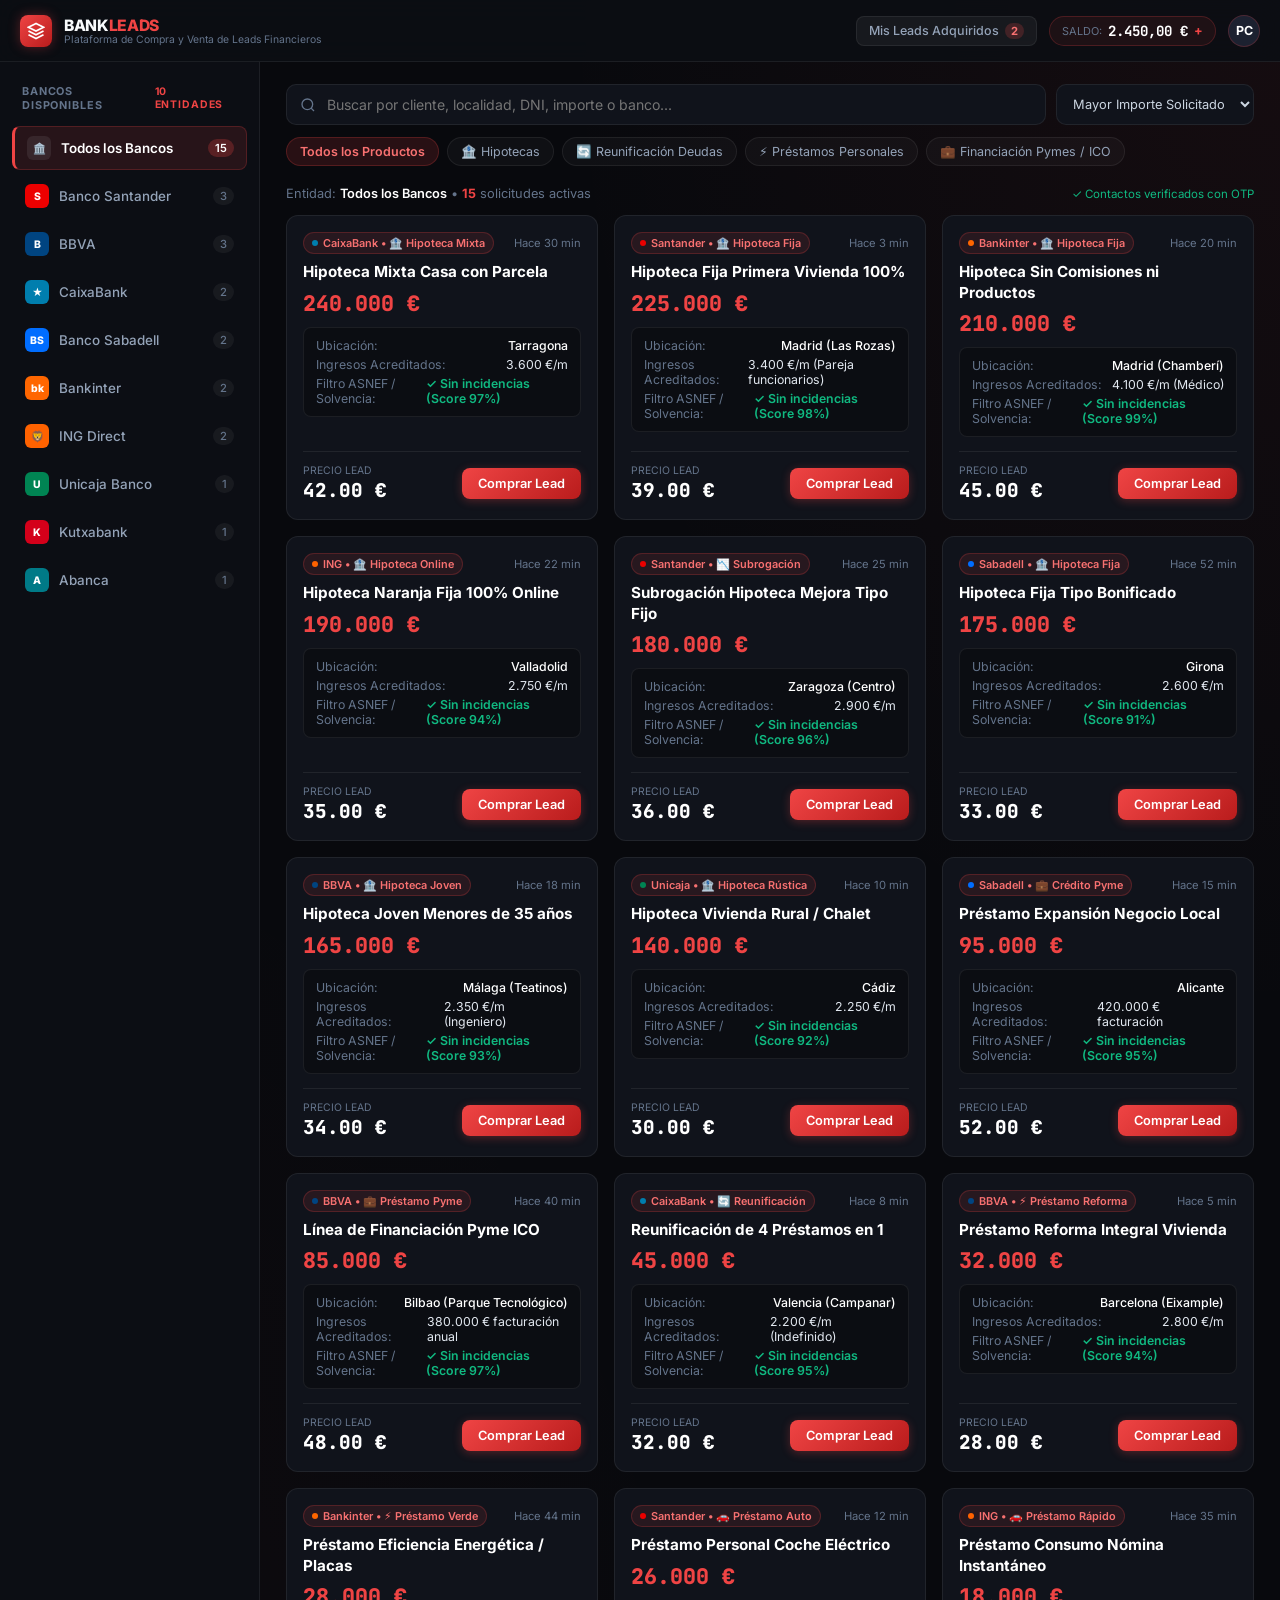
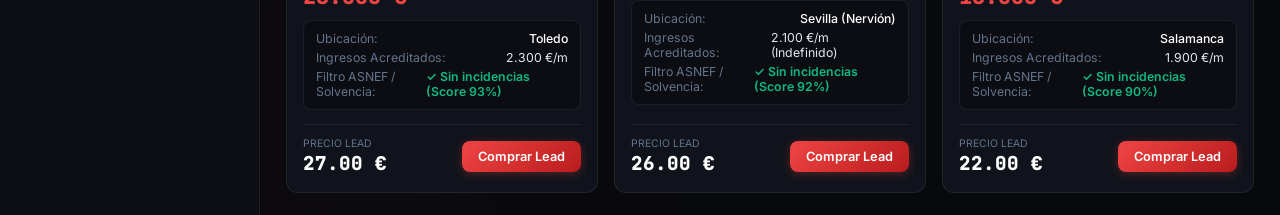
<file: index.html>
<!DOCTYPE html>
<html lang="es">
<head>
  <meta charset="UTF-8">
  <meta name="viewport" content="width=device-width, initial-scale=1.0">
  <title>BankLeads | Panel de Venta de Leads Bancarios</title>
  <!-- Google Fonts: Inter & JetBrains Mono -->
  <link rel="preconnect" href="https://fonts.googleapis.com">
  <link rel="preconnect" href="https://fonts.gstatic.com" crossorigin>
  <link href="https://fonts.googleapis.com/css2?family=Inter:wght@400;500;600;700;800&family=JetBrains+Mono:wght@500;700&display=swap" rel="stylesheet">

  <style>
    :root {
      --bg: #08090d;
      --sidebar-bg: #0c0e14;
      --card-bg: #10131b;
      --card-hover: #141823;
      --border: rgba(255, 255, 255, 0.07);
      --border-red: rgba(239, 68, 68, 0.22);
      --border-red-hover: rgba(239, 68, 68, 0.55);
      --red: #ef4444;
      --red-gradient: linear-gradient(135deg, #ef4444 0%, #b91c1c 100%);
      --red-glow: 0 0 20px -3px rgba(239, 68, 68, 0.2);
      --text: #f8fafc;
      --text-muted: #94a3b8;
      --text-dim: #64748b;
      --green: #10b981;
    }

    * {
      box-sizing: border-box;
      margin: 0;
      padding: 0;
      font-family: 'Inter', system-ui, -apple-system, sans-serif;
    }

    body {
      background-color: var(--bg);
      background-image: 
        radial-gradient(at 100% 0%, rgba(239, 68, 68, 0.06) 0px, transparent 40%),
        radial-gradient(at 0% 100%, rgba(239, 68, 68, 0.03) 0px, transparent 40%);
      color: var(--text);
      min-height: 100vh;
      display: flex;
      flex-direction: column;
    }

    .mono { font-family: 'JetBrains Mono', monospace; }

    /* Custom Scrollbars */
    ::-webkit-scrollbar { width: 4px; height: 4px; }
    ::-webkit-scrollbar-track { background: transparent; }
    ::-webkit-scrollbar-thumb { background: #1e2330; border-radius: 99px; }
    ::-webkit-scrollbar-thumb:hover { background: var(--red); }

    /* Header */
    header {
      height: 62px;
      background: rgba(12, 14, 20, 0.88);
      backdrop-filter: blur(14px);
      border-bottom: 1px solid var(--border);
      padding: 0 20px;
      display: flex;
      align-items: center;
      justify-content: space-between;
      position: sticky;
      top: 0;
      z-index: 40;
    }

    .brand-wrap {
      display: flex;
      align-items: center;
      gap: 12px;
    }

    .brand-icon {
      width: 32px;
      height: 32px;
      border-radius: 8px;
      background: var(--red-gradient);
      box-shadow: 0 0 12px rgba(239, 68, 68, 0.35);
      display: flex;
      align-items: center;
      justify-content: center;
      color: #fff;
      font-weight: 800;
      font-size: 0.85rem;
    }

    /* Main 2-Column Layout */
    .app-body {
      display: grid;
      grid-template-columns: 260px 1fr;
      flex: 1;
      min-height: calc(100vh - 62px);
    }

    /* Sidebar: Bank List */
    aside.bank-sidebar {
      background: var(--sidebar-bg);
      border-right: 1px solid var(--border);
      padding: 16px 12px;
      display: flex;
      flex-direction: column;
      gap: 4px;
    }

    .sidebar-section-title {
      font-size: 0.68rem;
      text-transform: uppercase;
      letter-spacing: 0.08em;
      color: var(--text-dim);
      font-weight: 700;
      padding: 6px 10px 10px 10px;
      display: flex;
      align-items: center;
      justify-content: space-between;
    }

    .bank-item {
      display: flex;
      align-items: center;
      gap: 10px;
      padding: 9px 12px;
      border-radius: 8px;
      color: var(--text-muted);
      cursor: pointer;
      font-size: 0.84rem;
      font-weight: 500;
      border: 1px solid transparent;
      transition: all 0.15s ease;
      user-select: none;
    }

    .bank-item:hover {
      background: rgba(255, 255, 255, 0.04);
      color: #fff;
    }

    .bank-item.active {
      background: rgba(239, 68, 68, 0.12);
      border-color: var(--border-red);
      color: #fff;
      font-weight: 600;
      border-left: 3px solid var(--red);
    }

    .bank-item.active .bank-pill {
      background: rgba(239, 68, 68, 0.25);
      color: #fff;
    }

    .bank-icon-badge {
      width: 24px;
      height: 24px;
      border-radius: 6px;
      display: flex;
      align-items: center;
      justify-content: center;
      font-size: 0.65rem;
      font-weight: 800;
      flex-shrink: 0;
    }

    .bank-pill {
      margin-left: auto;
      font-size: 0.7rem;
      background: rgba(255, 255, 255, 0.05);
      padding: 2px 7px;
      border-radius: 99px;
      color: var(--text-dim);
    }

    /* Content Area */
    main.content-wrapper {
      padding: 22px 26px;
      overflow-y: auto;
    }

    /* Top Search & Filter Strip */
    .search-strip {
      display: flex;
      flex-direction: column;
      gap: 12px;
      margin-bottom: 18px;
    }

    .search-box {
      position: relative;
      flex: 1;
    }

    .search-input {
      width: 100%;
      background: var(--card-bg);
      border: 1px solid var(--border);
      border-radius: 10px;
      padding: 11px 14px 11px 40px;
      color: #fff;
      font-size: 0.88rem;
      outline: none;
      transition: border-color 0.2s;
    }
    .search-input:focus {
      border-color: var(--red);
      box-shadow: 0 0 12px rgba(239, 68, 68, 0.15);
    }

    .product-chip {
      background: rgba(255, 255, 255, 0.03);
      border: 1px solid var(--border);
      color: var(--text-muted);
      padding: 6px 13px;
      border-radius: 99px;
      font-size: 0.78rem;
      cursor: pointer;
      transition: all 0.15s ease;
      white-space: nowrap;
    }
    .product-chip:hover {
      color: #fff;
      border-color: rgba(255, 255, 255, 0.2);
    }
    .product-chip.active {
      background: rgba(239, 68, 68, 0.14);
      border-color: var(--border-red);
      color: #f87171;
      font-weight: 600;
    }

    /* Lead Card */
    .leads-grid {
      display: grid;
      grid-template-columns: repeat(auto-fill, minmax(310px, 1fr));
      gap: 16px;
      margin-top: 14px;
    }

    .lead-card {
      background: var(--card-bg);
      border: 1px solid var(--border);
      border-radius: 12px;
      padding: 16px;
      display: flex;
      flex-direction: column;
      justify-content: space-between;
      transition: all 0.2s cubic-bezier(0.16, 1, 0.3, 1);
    }

    .lead-card:hover {
      border-color: var(--border-red-hover);
      box-shadow: var(--red-glow);
      transform: translateY(-2px);
    }

    .lead-tag {
      font-size: 0.68rem;
      font-weight: 600;
      padding: 3px 8px;
      border-radius: 99px;
      background: rgba(239, 68, 68, 0.1);
      border: 1px solid var(--border-red);
      color: #f87171;
      display: inline-flex;
      align-items: center;
      gap: 5px;
    }

    .lead-details-box {
      background: rgba(0, 0, 0, 0.3);
      border: 1px solid var(--border);
      border-radius: 8px;
      padding: 10px 12px;
      font-size: 0.77rem;
      margin: 10px 0 14px 0;
    }

    /* Buttons */
    .btn-buy {
      background: var(--red-gradient);
      color: #fff;
      border: none;
      padding: 8px 16px;
      border-radius: 8px;
      font-size: 0.8rem;
      font-weight: 600;
      cursor: pointer;
      display: inline-flex;
      align-items: center;
      gap: 6px;
      box-shadow: 0 2px 10px rgba(239, 68, 68, 0.3);
      transition: all 0.15s ease;
    }
    .btn-buy:hover {
      box-shadow: 0 4px 16px rgba(239, 68, 68, 0.5);
      transform: translateY(-1px);
    }

    .btn-secondary {
      background: rgba(255, 255, 255, 0.05);
      border: 1px solid var(--border);
      color: var(--text-muted);
      padding: 8px 12px;
      border-radius: 8px;
      font-size: 0.8rem;
      font-weight: 500;
      cursor: pointer;
      display: inline-flex;
      align-items: center;
      gap: 6px;
      transition: 0.15s ease;
    }
    .btn-secondary:hover {
      color: #fff;
      border-color: rgba(255, 255, 255, 0.2);
    }

    /* Modal */
    .modal-overlay {
      position: fixed;
      inset: 0;
      background: rgba(3, 4, 7, 0.75);
      backdrop-filter: blur(6px);
      display: none;
      align-items: center;
      justify-content: center;
      z-index: 80;
      padding: 16px;
    }
    .modal-overlay.open { display: flex; }

    /* Toast */
    #toast-box {
      position: fixed;
      top: 18px;
      right: 18px;
      z-index: 90;
      display: flex;
      flex-direction: column;
      gap: 8px;
      pointer-events: none;
    }
    .toast-item {
      pointer-events: auto;
      background: #11141e;
      border: 1px solid var(--border-red);
      border-left: 3px solid var(--red);
      padding: 10px 16px;
      border-radius: 8px;
      color: #fff;
      font-size: 0.82rem;
      box-shadow: 0 8px 30px rgba(0,0,0,0.6);
      animation: fadeIn 0.2s ease;
    }
    @keyframes fadeIn {
      from { opacity: 0; transform: translateY(-8px); }
      to { opacity: 1; transform: translateY(0); }
    }

    /* Responsive */
    @media (max-width: 768px) {
      .app-body {
        grid-template-columns: 1fr;
      }
      aside.bank-sidebar {
        border-right: none;
        border-bottom: 1px solid var(--border);
        flex-direction: row;
        overflow-x: auto;
        padding: 10px 14px;
        gap: 8px;
      }
      .sidebar-section-title { display: none; }
      .bank-item {
        white-space: nowrap;
        padding: 6px 12px;
      }
      main.content-wrapper {
        padding: 14px;
      }
      .hide-mobile { display: none !important; }
    }
  </style>
</head>
<body>

  <!-- ==================== HEADER ==================== -->
  <header>
    <!-- Brand -->
    <div class="brand-wrap">
      <div class="brand-icon">
        <!-- Modern financial cube icon -->
        <svg width="18" height="18" viewBox="0 0 24 24" fill="none" stroke="#fff" stroke-width="2.3">
          <path d="M12 2L2 7l10 5 10-5-10-5z"></path>
          <path d="M2 17l10 5 10-5"></path>
          <path d="M2 12l10 5 10-5"></path>
        </svg>
      </div>
      <div>
        <div style="font-weight: 800; font-size: 0.98rem; letter-spacing: -0.02em;">
          BANK<span style="color: var(--red);">LEADS</span>
        </div>
        <div style="font-size: 0.65rem; color: var(--text-dim); margin-top: -2px;" class="hide-mobile">
          Plataforma de Compra y Venta de Leads Financieros
        </div>
      </div>
    </div>

    <!-- Right: Nav / Saldo / Perfil -->
    <div style="display: flex; align-items: center; gap: 12px;">
      <!-- Tab Mis Comprados -->
      <button onclick="togglePurchasedView()" id="btn-toggle-purchased" class="btn-secondary" style="padding: 6px 12px; font-size: 0.78rem;">
        <span>Mis Leads Adquiridos</span>
        <span id="purchased-badge" style="background: rgba(239, 68, 68, 0.2); color: #f87171; padding: 1px 6px; border-radius: 99px; font-weight: 700; font-size: 0.7rem;">2</span>
      </button>

      <!-- Saldo -->
      <div onclick="openDepositModal()" style="display: flex; align-items: center; gap: 6px; background: rgba(239, 68, 68, 0.08); border: 1px solid var(--border-red); padding: 5px 12px; border-radius: 99px; cursor: pointer;" title="Recargar Saldo">
        <span style="font-size: 0.68rem; color: var(--text-dim); text-transform: uppercase;">Saldo:</span>
        <span style="font-size: 0.88rem; font-weight: 700; color: #fff;" class="mono" id="balance-display">2.450,00 €</span>
        <span style="color: var(--red); font-size: 0.8rem; font-weight: 700;">+</span>
      </div>

      <!-- Avatar -->
      <div style="display: flex; align-items: center; gap: 8px;" class="hide-mobile">
        <div style="width: 32px; height: 32px; border-radius: 50%; background: #1c2130; border: 1px solid var(--border-red); display: flex; align-items: center; justify-content: center; font-size: 0.78rem; font-weight: 700; color: #fff;">
          PC
        </div>
      </div>
    </div>
  </header>

  <!-- ==================== 2-COLUMN LAYOUT ==================== -->
  <div class="app-body">

    <!-- ==================== LATERAL: BANCOS CON SUS ICONOS ==================== -->
    <aside class="bank-sidebar">
      <div class="sidebar-section-title">
        <span>Bancos Disponibles</span>
        <span style="font-size: 0.65rem; color: var(--red);">10 Entidades</span>
      </div>

      <!-- Todos -->
      <div class="bank-item active" onclick="selectBank('todos', this)">
        <div class="bank-icon-badge" style="background: rgba(255,255,255,0.08); color: #fff;">
          🏛️
        </div>
        <span>Todos los Bancos</span>
        <span class="bank-pill" id="count-todos">15</span>
      </div>

      <!-- Santander -->
      <div class="bank-item" onclick="selectBank('Santander', this)">
        <div class="bank-icon-badge" style="background: #ec0000; color: #fff;">
          S
        </div>
        <span>Banco Santander</span>
        <span class="bank-pill">3</span>
      </div>

      <!-- BBVA -->
      <div class="bank-item" onclick="selectBank('BBVA', this)">
        <div class="bank-icon-badge" style="background: #004481; color: #fff;">
          B
        </div>
        <span>BBVA</span>
        <span class="bank-pill">3</span>
      </div>

      <!-- CaixaBank -->
      <div class="bank-item" onclick="selectBank('CaixaBank', this)">
        <div class="bank-icon-badge" style="background: #007eae; color: #fff;">
          ★
        </div>
        <span>CaixaBank</span>
        <span class="bank-pill">2</span>
      </div>

      <!-- Sabadell -->
      <div class="bank-item" onclick="selectBank('Sabadell', this)">
        <div class="bank-icon-badge" style="background: #006dff; color: #fff;">
          BS
        </div>
        <span>Banco Sabadell</span>
        <span class="bank-pill">2</span>
      </div>

      <!-- Bankinter -->
      <div class="bank-item" onclick="selectBank('Bankinter', this)">
        <div class="bank-icon-badge" style="background: #ff6600; color: #fff;">
          bk
        </div>
        <span>Bankinter</span>
        <span class="bank-pill">2</span>
      </div>

      <!-- ING -->
      <div class="bank-item" onclick="selectBank('ING', this)">
        <div class="bank-icon-badge" style="background: #ff6200; color: #fff;">
          🦁
        </div>
        <span>ING Direct</span>
        <span class="bank-pill">2</span>
      </div>

      <!-- Unicaja -->
      <div class="bank-item" onclick="selectBank('Unicaja', this)">
        <div class="bank-icon-badge" style="background: #008453; color: #fff;">
          U
        </div>
        <span>Unicaja Banco</span>
        <span class="bank-pill">1</span>
      </div>

      <!-- Kutxabank -->
      <div class="bank-item" onclick="selectBank('Kutxabank', this)">
        <div class="bank-icon-badge" style="background: #d4001a; color: #fff;">
          K
        </div>
        <span>Kutxabank</span>
        <span class="bank-pill">1</span>
      </div>

      <!-- Abanca -->
      <div class="bank-item" onclick="selectBank('Abanca', this)">
        <div class="bank-icon-badge" style="background: #007a87; color: #fff;">
          A
        </div>
        <span>Abanca</span>
        <span class="bank-pill">1</span>
      </div>
    </aside>

    <!-- ==================== MAIN CONTENT: BUSCADOR & LEADS ==================== -->
    <main class="content-wrapper">

      <!-- VIEW 1: MARKETPLACE FEED -->
      <section id="view-marketplace">
        <!-- Search strip -->
        <div class="search-strip">
          <div style="display: flex; gap: 10px; align-items: center; flex-wrap: wrap;">
            <!-- Buscador general -->
            <div class="search-box">
              <input type="text" id="searchInput" onkeyup="filterLeads()" placeholder="Buscar por cliente, localidad, DNI, importe o banco..." class="search-input">
              <svg width="16" height="16" viewBox="0 0 24 24" fill="none" stroke="var(--text-dim)" stroke-width="2" style="position: absolute; left: 14px; top: 13px;">
                <circle cx="11" cy="11" r="8"></circle><line x1="21" y1="21" x2="16.65" y2="16.65"></line>
              </svg>
            </div>

            <!-- Ordenación -->
            <select id="sortSelect" onchange="filterLeads()" style="background: var(--card-bg); border: 1px solid var(--border); color: #cbd5e1; border-radius: 10px; padding: 11px 12px; font-size: 0.8rem; outline: none;">
              <option value="amount-desc">Mayor Importe Solicitado</option>
              <option value="amount-asc">Menor Importe</option>
              <option value="score">Mayor Scoring BANT</option>
              <option value="price-asc">Precio Más Bajo</option>
            </select>
          </div>

          <!-- Píldoras de producto financiero -->
          <div style="display: flex; gap: 8px; overflow-x: auto; padding-bottom: 2px;">
            <button class="product-chip active" onclick="setProductFilter('todos', this)">Todos los Productos</button>
            <button class="product-chip" onclick="setProductFilter('hipoteca', this)">🏦 Hipotecas</button>
            <button class="product-chip" onclick="setProductFilter('reunificacion', this)">🔄 Reunificación Deudas</button>
            <button class="product-chip" onclick="setProductFilter('prestamo', this)">⚡ Préstamos Personales</button>
            <button class="product-chip" onclick="setProductFilter('pyme', this)">💼 Financiación Pymes / ICO</button>
          </div>
        </div>

        <!-- Filter Status Bar -->
        <div style="display: flex; justify-content: space-between; align-items: center; margin-top: 14px; font-size: 0.8rem; color: var(--text-dim);">
          <div>
            Entidad: <span id="active-bank-label" style="color: #fff; font-weight: 600;">Todos los Bancos</span>
            &bull; <span id="leads-count-label" style="color: var(--red); font-weight: 700;">15</span> solicitudes activas
          </div>
          <div style="font-size: 0.72rem; color: var(--green);">
            ✓ Contactos verificados con OTP
          </div>
        </div>

        <!-- Leads Grid -->
        <div class="leads-grid" id="leads-grid-container">
          <!-- Rendered dynamically -->
        </div>
      </section>

      <!-- VIEW 2: MIS LEADS ADQUIRIDOS (CARTERA) -->
      <section id="view-purchased" style="display: none;">
        <div style="display: flex; justify-content: space-between; align-items: center; margin-bottom: 16px;">
          <div>
            <h2 style="font-size: 1.25rem; font-weight: 700; color: #fff;">Mis Leads Bancarios Adquiridos</h2>
            <p style="font-size: 0.8rem; color: var(--text-muted);">Contactos con teléfono, email y datos completos listos para gestión o exportación.</p>
          </div>
          <button onclick="togglePurchasedView()" class="btn-secondary" style="font-size: 0.8rem;">
            ← Volver al Mercado
          </button>
        </div>

        <div style="background: var(--card-bg); border: 1px solid var(--border); border-radius: 12px; overflow-x: auto; padding: 8px;">
          <table style="width: 100%; border-collapse: collapse; font-size: 0.82rem;">
            <thead>
              <tr style="border-bottom: 1px solid var(--border); color: var(--text-dim); text-align: left;">
                <th style="padding: 10px 12px;">Fecha Compra</th>
                <th style="padding: 10px 12px;">Titular Desbloqueado</th>
                <th style="padding: 10px 12px;">Teléfono</th>
                <th style="padding: 10px 12px;">Operación</th>
                <th style="padding: 10px 12px;">Importe</th>
                <th style="padding: 10px 12px;">Banco Objetivo</th>
                <th style="padding: 10px 12px; text-align: right;">Acciones</th>
              </tr>
            </thead>
            <tbody id="purchased-table-body">
              <!-- Rendered dynamically -->
            </tbody>
          </table>
        </div>
      </section>

    </main>
  </div>

  <!-- ==================== MODAL: COMPRA DE LEAD ==================== -->
  <div class="modal-overlay" id="buyModal">
    <div style="background: #11141c; border: 1px solid var(--border-red-hover); width: 420px; max-width: 95%; border-radius: 14px; padding: 22px; box-shadow: 0 25px 50px rgba(0,0,0,0.8), var(--red-glow);">
      <div style="display: flex; justify-content: space-between; align-items: center; margin-bottom: 12px;">
        <span class="lead-tag" id="modal-bank-tag">Banco Santander</span>
        <button onclick="closeModal('buyModal')" style="background: none; border: none; color: var(--text-dim); cursor: pointer; font-size: 1.3rem;">&times;</button>
      </div>

      <h3 style="font-size: 1.1rem; font-weight: 700; color: #fff; margin-bottom: 4px;" id="modal-title">Hipoteca Fija 100%</h3>
      <p style="font-size: 0.78rem; color: var(--text-muted); margin-bottom: 14px;" id="modal-desc">Madrid &bull; Solicitante con nómina indefinida</p>

      <div style="background: #090a0f; border: 1px solid var(--border); border-radius: 8px; padding: 12px; font-size: 0.8rem; margin-bottom: 16px;">
        <div style="display: flex; justify-content: space-between; margin-bottom: 5px;">
          <span style="color: var(--text-dim);">Importe Solicitado:</span>
          <span style="font-weight: 700; color: #fff;" class="mono" id="modal-amount">225.000 €</span>
        </div>
        <div style="display: flex; justify-content: space-between; margin-bottom: 5px;">
          <span style="color: var(--text-dim);">ASNEF / CIRBE:</span>
          <span style="color: var(--green); font-weight: 600;">✓ Limpio (0 incidencias)</span>
        </div>
        <div style="display: flex; justify-content: space-between; margin-bottom: 5px;">
          <span style="color: var(--text-dim);">Exclusividad:</span>
          <span style="color: #f87171; font-weight: 600;">100% Exclusivo</span>
        </div>
        <div style="display: flex; justify-content: space-between; margin-top: 8px; padding-top: 8px; border-top: 1px dashed var(--border);">
          <span style="color: #fff; font-weight: 600;">Precio del Lead:</span>
          <span style="color: var(--red); font-weight: 800; font-size: 1.05rem;" class="mono" id="modal-price">39,00 €</span>
        </div>
      </div>

      <div style="display: flex; gap: 8px;">
        <button onclick="closeModal('buyModal')" class="btn-secondary" style="flex: 1; justify-content: center;">Cancelar</button>
        <button onclick="confirmPurchase()" class="btn-buy" style="flex: 1.4; justify-content: center;">Comprar y Desbloquear</button>
      </div>
    </div>
  </div>

  <!-- ==================== MODAL: RECARGA DE SALDO ==================== -->
  <div class="modal-overlay" id="depositModal">
    <div style="background: #11141c; border: 1px solid var(--border-red); width: 340px; border-radius: 14px; padding: 20px;">
      <div style="display: flex; justify-content: space-between; align-items: center; margin-bottom: 12px;">
        <h4 style="color: #fff; font-size: 0.95rem;">Recargar Saldo de Compras</h4>
        <button onclick="closeModal('depositModal')" style="background: none; border: none; color: var(--text-dim); cursor: pointer; font-size: 1.2rem;">&times;</button>
      </div>
      <div style="display: grid; grid-template-columns: 1fr 1fr; gap: 8px; margin-bottom: 12px;">
        <button onclick="addBalance(200)" class="btn-secondary" style="justify-content: center; font-weight: 700;">+ 200 €</button>
        <button onclick="addBalance(500)" class="btn-secondary" style="justify-content: center; font-weight: 700;">+ 500 €</button>
        <button onclick="addBalance(1000)" class="btn-buy" style="justify-content: center; font-weight: 700;">+ 1.000 €</button>
        <button onclick="addBalance(2500)" class="btn-secondary" style="justify-content: center; font-weight: 700;">+ 2.500 €</button>
      </div>
      <p style="font-size: 0.7rem; color: var(--text-dim); text-align: center;">Factura con NIF emitida al instante.</p>
    </div>
  </div>

  <!-- Toast Container -->
  <div id="toast-box"></div>

  <!-- ==================== JAVASCRIPT ==================== -->
  <script>
    // State
    let userBalance = 2450.00;
    let selectedBank = 'todos';
    let selectedProduct = 'todos';
    let targetLead = null;
    let isPurchasedView = false;

    // Bank Branding Colors
    const bankColors = {
      'Santander': '#ec0000',
      'BBVA': '#004481',
      'CaixaBank': '#007eae',
      'Sabadell': '#006dff',
      'Bankinter': '#ff6600',
      'ING': '#ff6200',
      'Unicaja': '#008453',
      'Kutxabank': '#d4001a',
      'Abanca': '#007a87'
    };

    // Bank Leads Dataset (Pure Lead Marketplace)
    let leadsData = [
      {
        id: "BK-101",
        bank: "Santander",
        title: "Hipoteca Fija Primera Vivienda 100%",
        product: "hipoteca",
        productLabel: "🏦 Hipoteca Fija",
        amount: 225000,
        amountFormatted: "225.000 €",
        city: "Madrid (Las Rozas)",
        income: "3.400 €/m (Pareja funcionarios)",
        score: 98,
        price: 39.00,
        phoneClean: "+34 612 884 102",
        nameMasked: "Elena M. G.",
        email: "elena.m@gmail.com",
        date: "Hace 3 min"
      },
      {
        id: "BK-102",
        bank: "Santander",
        title: "Préstamo Personal Coche Eléctrico",
        product: "prestamo",
        productLabel: "🚗 Préstamo Auto",
        amount: 26000,
        amountFormatted: "26.000 €",
        city: "Sevilla (Nervión)",
        income: "2.100 €/m (Indefinido)",
        score: 92,
        price: 26.00,
        phoneClean: "+34 655 401 229",
        nameMasked: "David S. R.",
        email: "david.sr@outlook.es",
        date: "Hace 12 min"
      },
      {
        id: "BK-103",
        bank: "Santander",
        title: "Subrogación Hipoteca Mejora Tipo Fijo",
        product: "hipoteca",
        productLabel: "📉 Subrogación",
        amount: 180000,
        amountFormatted: "180.000 €",
        city: "Zaragoza (Centro)",
        income: "2.900 €/m",
        score: 96,
        price: 36.00,
        phoneClean: "+34 639 990 124",
        nameMasked: "Marcos T. L.",
        email: "m.torres@gmail.com",
        date: "Hace 25 min"
      },
      {
        id: "BK-104",
        bank: "BBVA",
        title: "Préstamo Reforma Integral Vivienda",
        product: "prestamo",
        productLabel: "⚡ Préstamo Reforma",
        amount: 32000,
        amountFormatted: "32.000 €",
        city: "Barcelona (Eixample)",
        income: "2.800 €/m",
        score: 94,
        price: 28.00,
        phoneClean: "+34 608 412 876",
        nameMasked: "Patricia B. C.",
        email: "patricia.bc@yahoo.es",
        date: "Hace 5 min"
      },
      {
        id: "BK-105",
        bank: "BBVA",
        title: "Hipoteca Joven Menores de 35 años",
        product: "hipoteca",
        productLabel: "🏦 Hipoteca Joven",
        amount: 165000,
        amountFormatted: "165.000 €",
        city: "Málaga (Teatinos)",
        income: "2.350 €/m (Ingeniero)",
        score: 93,
        price: 34.00,
        phoneClean: "+34 670 119 554",
        nameMasked: "Laura P. S.",
        email: "laura.ps@gmail.com",
        date: "Hace 18 min"
      },
      {
        id: "BK-106",
        bank: "BBVA",
        title: "Línea de Financiación Pyme ICO",
        product: "pyme",
        productLabel: "💼 Préstamo Pyme",
        amount: 85000,
        amountFormatted: "85.000 €",
        city: "Bilbao (Parque Tecnológico)",
        income: "380.000 € facturación anual",
        score: 97,
        price: 48.00,
        phoneClean: "+34 944 200 451",
        nameMasked: "Transportes Norte SL",
        email: "administracion@transportesnorte.es",
        date: "Hace 40 min"
      },
      {
        id: "BK-107",
        bank: "CaixaBank",
        title: "Reunificación de 4 Préstamos en 1",
        product: "reunificacion",
        productLabel: "🔄 Reunificación",
        amount: 45000,
        amountFormatted: "45.000 €",
        city: "Valencia (Campanar)",
        income: "2.200 €/m (Indefinido)",
        score: 95,
        price: 32.00,
        phoneClean: "+34 654 301 988",
        nameMasked: "Javier R. S.",
        email: "javier.rs@gmail.com",
        date: "Hace 8 min"
      },
      {
        id: "BK-108",
        bank: "CaixaBank",
        title: "Hipoteca Mixta Casa con Parcela",
        product: "hipoteca",
        productLabel: "🏦 Hipoteca Mixta",
        amount: 240000,
        amountFormatted: "240.000 €",
        city: "Tarragona",
        income: "3.600 €/m",
        score: 97,
        price: 42.00,
        phoneClean: "+34 620 901 340",
        nameMasked: "Rosa M. V.",
        email: "rosa.mv@hotmail.com",
        date: "Hace 30 min"
      },
      {
        id: "BK-109",
        bank: "Sabadell",
        title: "Préstamo Expansión Negocio Local",
        product: "pyme",
        productLabel: "💼 Crédito Pyme",
        amount: 95000,
        amountFormatted: "95.000 €",
        city: "Alicante",
        income: "420.000 € facturación",
        score: 95,
        price: 52.00,
        phoneClean: "+34 965 330 219",
        nameMasked: "Clínicas Levante SL",
        email: "gerencia@clinicaslevante.com",
        date: "Hace 15 min"
      },
      {
        id: "BK-110",
        bank: "Sabadell",
        title: "Hipoteca Fija Tipo Bonificado",
        product: "hipoteca",
        productLabel: "🏦 Hipoteca Fija",
        amount: 175000,
        amountFormatted: "175.000 €",
        city: "Girona",
        income: "2.600 €/m",
        score: 91,
        price: 33.00,
        phoneClean: "+34 688 120 449",
        nameMasked: "Marc C. F.",
        email: "marc.cf@gmail.com",
        date: "Hace 52 min"
      },
      {
        id: "BK-111",
        bank: "Bankinter",
        title: "Hipoteca Sin Comisiones ni Productos",
        product: "hipoteca",
        productLabel: "🏦 Hipoteca Fija",
        amount: 210000,
        amountFormatted: "210.000 €",
        city: "Madrid (Chamberí)",
        income: "4.100 €/m (Médico)",
        score: 99,
        price: 45.00,
        phoneClean: "+34 677 341 902",
        nameMasked: "David Serrano Morales",
        email: "dr.serrano@hospital.es",
        date: "Hace 20 min"
      },
      {
        id: "BK-112",
        bank: "Bankinter",
        title: "Préstamo Eficiencia Energética / Placas",
        product: "prestamo",
        productLabel: "⚡ Préstamo Verde",
        amount: 28000,
        amountFormatted: "28.000 €",
        city: "Toledo",
        income: "2.300 €/m",
        score: 93,
        price: 27.00,
        phoneClean: "+34 611 230 455",
        nameMasked: "Alberto F. K.",
        email: "alberto.toledo@gmail.com",
        date: "Hace 44 min"
      },
      {
        id: "BK-113",
        bank: "ING",
        title: "Hipoteca Naranja Fija 100% Online",
        product: "hipoteca",
        productLabel: "🏦 Hipoteca Online",
        amount: 190000,
        amountFormatted: "190.000 €",
        city: "Valladolid",
        income: "2.750 €/m",
        score: 94,
        price: 35.00,
        phoneClean: "+34 699 874 120",
        nameMasked: "Raúl G. M.",
        email: "raul.gm@gmail.com",
        date: "Hace 22 min"
      },
      {
        id: "BK-114",
        bank: "ING",
        title: "Préstamo Consumo Nómina Instantáneo",
        product: "prestamo",
        productLabel: "🚗 Préstamo Rápido",
        amount: 18000,
        amountFormatted: "18.000 €",
        city: "Salamanca",
        income: "1.900 €/m",
        score: 90,
        price: 22.00,
        phoneClean: "+34 644 112 908",
        nameMasked: "Sonia L. P.",
        email: "sonia.lp@hotmail.es",
        date: "Hace 35 min"
      },
      {
        id: "BK-115",
        bank: "Unicaja",
        title: "Hipoteca Vivienda Rural / Chalet",
        product: "hipoteca",
        productLabel: "🏦 Hipoteca Rústica",
        amount: 140000,
        amountFormatted: "140.000 €",
        city: "Cádiz",
        income: "2.250 €/m",
        score: 92,
        price: 30.00,
        phoneClean: "+34 633 456 781",
        nameMasked: "Manuel R. O.",
        email: "manuel.ro@gmail.com",
        date: "Hace 10 min"
      }
    ];

    // Cartera de Leads Comprados
    let purchasedLeads = [
      {
        id: "BK-092",
        title: "Hipoteca Fija Subrogación",
        client: "Carlos Domínguez López",
        phone: "+34 611 445 902",
        email: "carlos.dominguez@empresa.es",
        bank: "Banco Santander",
        amount: "195.000 €",
        date: "28/09 09:12",
        price: 38.00
      },
      {
        id: "BK-089",
        title: "Préstamo Pyme ICO",
        client: "Servicios Digitales Ibéricos SL",
        phone: "+34 914 300 211",
        email: "facturacion@serviciosdigitales.es",
        bank: "CaixaBank",
        amount: "80.000 €",
        date: "28/09 08:45",
        price: 49.00
      }
    ];

    // Filter and Render Leads Feed
    function filterLeads() {
      const search = (document.getElementById('searchInput').value || '').toLowerCase();
      const sort = document.getElementById('sortSelect').value;

      let list = leadsData.filter(item => {
        const bankMatch = selectedBank === 'todos' || item.bank.toLowerCase() === selectedBank.toLowerCase();
        const prodMatch = selectedProduct === 'todos' || item.product === selectedProduct;
        const textMatch = item.title.toLowerCase().includes(search) ||
                          item.city.toLowerCase().includes(search) ||
                          item.bank.toLowerCase().includes(search) ||
                          item.amountFormatted.includes(search);

        return bankMatch && prodMatch && textMatch;
      });

      // Sorting
      if (sort === 'amount-desc') list.sort((a, b) => b.amount - a.amount);
      if (sort === 'amount-asc') list.sort((a, b) => a.amount - b.amount);
      if (sort === 'score') list.sort((a, b) => b.score - a.score);
      if (sort === 'price-asc') list.sort((a, b) => a.price - b.price);

      const grid = document.getElementById('leads-grid-container');
      const countLabel = document.getElementById('leads-count-label');
      countLabel.textContent = list.length;

      if (list.length === 0) {
        grid.innerHTML = `
          <div style="grid-column: 1/-1; padding: 40px; text-align: center; color: var(--text-dim); background: var(--card-bg); border-radius: 12px; border: 1px solid var(--border);">
            No se encontraron leads de bancos con los criterios seleccionados.
          </div>
        `;
        return;
      }

      grid.innerHTML = list.map(item => `
        <div class="lead-card">
          <div>
            <!-- Header Row -->
            <div style="display: flex; justify-content: space-between; align-items: center; margin-bottom: 8px;">
              <span class="lead-tag">
                <span style="display:inline-block; width:6px; height:6px; border-radius:50%; background:${bankColors[item.bank] || '#ef4444'};"></span>
                ${item.bank} &bull; ${item.productLabel}
              </span>
              <span style="font-size: 0.7rem; color: var(--text-dim);">${item.date}</span>
            </div>

            <!-- Title -->
            <h4 style="font-size: 0.95rem; font-weight: 700; color: #fff; margin-bottom: 6px; line-height: 1.35;">
              ${item.title}
            </h4>

            <!-- Amount -->
            <div style="font-size: 1.35rem; font-weight: 800; color: var(--red); margin-bottom: 8px;" class="mono">
              ${item.amountFormatted}
            </div>

            <!-- Lead Snapshot Box -->
            <div class="lead-details-box">
              <div style="display: flex; justify-content: space-between; margin-bottom: 4px;">
                <span style="color: var(--text-dim);">Ubicación:</span>
                <span style="color: #fff; font-weight: 500;">${item.city}</span>
              </div>
              <div style="display: flex; justify-content: space-between; margin-bottom: 4px;">
                <span style="color: var(--text-dim);">Ingresos Acreditados:</span>
                <span style="color: #e2e8f0;">${item.income}</span>
              </div>
              <div style="display: flex; justify-content: space-between;">
                <span style="color: var(--text-dim);">Filtro ASNEF / Solvencia:</span>
                <span style="color: var(--green); font-weight: 600;">✓ Sin incidencias (Score ${item.score}%)</span>
              </div>
            </div>
          </div>

          <!-- Bottom Price & Buy -->
          <div style="border-top: 1px solid var(--border); padding-top: 12px; display: flex; align-items: center; justify-content: space-between;">
            <div>
              <div style="font-size: 0.65rem; color: var(--text-dim); text-transform: uppercase;">Precio Lead</div>
              <div style="font-size: 1.2rem; font-weight: 800; color: #fff;" class="mono">${item.price.toFixed(2)} €</div>
            </div>

            <button onclick="openBuyModal('${item.id}')" class="btn-buy">
              Comprar Lead
            </button>
          </div>
        </div>
      `).join('');
    }

    // Select Bank from Lateral List
    function selectBank(bank, el) {
      if (isPurchasedView) togglePurchasedView();

      document.querySelectorAll('.bank-item').forEach(i => i.classList.remove('active'));
      el.classList.add('active');
      selectedBank = bank;

      document.getElementById('active-bank-label').textContent = bank === 'todos' ? 'Todos los Bancos' : bank;
      filterLeads();
    }

    // Product Chip Filter
    function setProductFilter(product, el) {
      document.querySelectorAll('.product-chip').forEach(c => c.classList.remove('active'));
      el.classList.add('active');
      selectedProduct = product;
      filterLeads();
    }

    // Buy Modal
    function openBuyModal(leadId) {
      const item = leadsData.find(l => l.id === leadId);
      if (!item) return;
      targetLead = item;

      document.getElementById('modal-bank-tag').textContent = `${item.bank} • ${item.productLabel}`;
      document.getElementById('modal-title').textContent = item.title;
      document.getElementById('modal-desc').textContent = `${item.city} • ${item.income}`;
      document.getElementById('modal-amount').textContent = item.amountFormatted;
      document.getElementById('modal-price').textContent = `${item.price.toFixed(2)} €`;

      document.getElementById('buyModal').classList.add('open');
    }

    function openDepositModal() {
      document.getElementById('depositModal').classList.add('open');
    }

    function closeModal(id) {
      document.getElementById(id).classList.remove('open');
    }

    function confirmPurchase() {
      if (!targetLead) return;
      if (userBalance < targetLead.price) {
        showToast("Saldo insuficiente. Por favor realiza una recarga.");
        closeModal('buyModal');
        openDepositModal();
        return;
      }

      // Deduct balance
      userBalance -= targetLead.price;
      document.getElementById('balance-display').textContent = `${userBalance.toFixed(2)} €`;

      // Add to purchased list with revealed data
      purchasedLeads.unshift({
        id: targetLead.id,
        title: targetLead.title,
        client: targetLead.nameMasked.replace("M. G.", "Martínez Gómez").replace("S. R.", "Sánchez Ramos").replace("T. L.", "Torres Luque"),
        phone: targetLead.phoneClean,
        email: targetLead.email,
        bank: targetLead.bank,
        amount: targetLead.amountFormatted,
        date: "Hoy " + new Date().toLocaleTimeString().slice(0, 5),
        price: targetLead.price
      });

      // Remove from marketplace feed
      leadsData = leadsData.filter(l => l.id !== targetLead.id);

      closeModal('buyModal');
      renderPurchasedTable();
      filterLeads();

      showToast(`¡Lead adquirido con éxito! Datos de contacto desbloqueados.`);
    }

    function addBalance(amt) {
      userBalance += amt;
      document.getElementById('balance-display').textContent = `${userBalance.toFixed(2)} €`;
      closeModal('depositModal');
      showToast(`+${amt} € añadidos a tu saldo correctamente.`);
    }

    // Toggle Cartera / Mis Leads
    function togglePurchasedView() {
      isPurchasedView = !isPurchasedView;
      const viewFeed = document.getElementById('view-marketplace');
      const viewPurchased = document.getElementById('view-purchased');
      const btnToggle = document.getElementById('btn-toggle-purchased');

      if (isPurchasedView) {
        viewFeed.style.display = 'none';
        viewPurchased.style.display = 'block';
        btnToggle.style.background = 'rgba(239, 68, 68, 0.15)';
        btnToggle.style.borderColor = 'var(--border-red)';
        renderPurchasedTable();
      } else {
        viewFeed.style.display = 'block';
        viewPurchased.style.display = 'none';
        btnToggle.style.background = 'rgba(255, 255, 255, 0.05)';
        btnToggle.style.borderColor = 'var(--border)';
      }
    }

    function renderPurchasedTable() {
      const tbody = document.getElementById('purchased-table-body');
      const badge = document.getElementById('purchased-badge');
      badge.textContent = purchasedLeads.length;

      tbody.innerHTML = purchasedLeads.map(item => `
        <tr style="border-bottom: 1px solid var(--border);">
          <td style="padding: 10px 12px; color: var(--text-dim);" class="mono">${item.date}</td>
          <td style="padding: 10px 12px;">
            <div style="font-weight: 700; color: #fff;">${item.client}</div>
            <div style="font-size: 0.72rem; color: var(--text-muted);">${item.email}</div>
          </td>
          <td style="padding: 10px 12px; color: var(--green); font-weight: 700;" class="mono">${item.phone}</td>
          <td style="padding: 10px 12px;">${item.title}</td>
          <td style="padding: 10px 12px; font-weight: 700; color: #fff;" class="mono">${item.amount}</td>
          <td style="padding: 10px 12px;">
            <span style="font-size: 0.72rem; padding: 2px 7px; border-radius: 4px; background: rgba(255,255,255,0.06);">${item.bank}</span>
          </td>
          <td style="padding: 10px 12px; text-align: right;">
            <button onclick="copyToClipboard('${item.phone}', '${item.client}')" class="btn-secondary" style="padding: 4px 8px; font-size: 0.72rem;">
              Copiar Contacto
            </button>
          </td>
        </tr>
      `).join('');
    }

    function copyToClipboard(phone, name) {
      navigator.clipboard.writeText(`${name} - ${phone}`);
      showToast(`Contacto copiado al portapapeles (${phone})`);
    }

    // Toast
    function showToast(msg) {
      const box = document.getElementById('toast-box');
      const toast = document.createElement('div');
      toast.className = 'toast-item';
      toast.textContent = msg;
      box.appendChild(toast);
      setTimeout(() => {
        toast.style.opacity = '0';
        toast.style.transition = '0.2s';
        setTimeout(() => toast.remove(), 200);
      }, 3200);
    }

    // Init
    window.addEventListener('DOMContentLoaded', () => {
      filterLeads();
      renderPurchasedTable();
    });
  </script>
</body>
</html>
</file>
